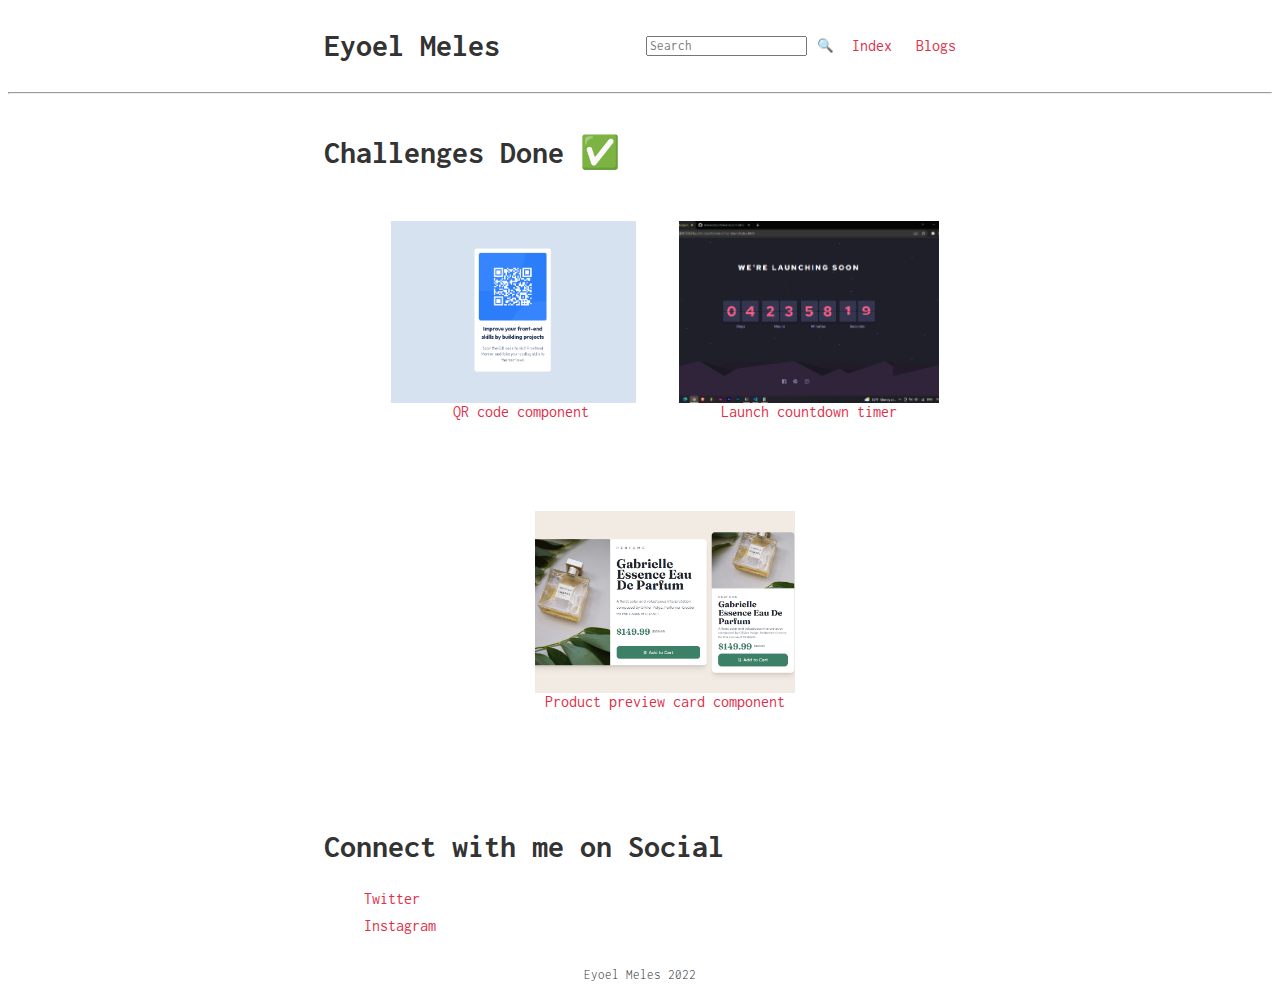
<file: index.html>
<!-- TODO -->
<!-- --- -->
<!-- 	Make sure to make it responsive before uploading to github -->

<!DOCTYPE html>
<html>
  <head>
    <title>Eyoel on FrontEnd-Metors</title>
    <link rel="stylesheet" href="./style.css" type="text/css" />
    <script defer src="./script.js"></script>
  </head>
  <body>
    <nav class="container">
      <h1>Eyoel Meles</h1>
      <div class="nav-right">
        <div>
          <input name="search" id="searchinput" placeholder="Search" />
          <button onclick="handleSearch()">&#128269;</button>
        </div>
        <ul>
          <li class="nav-list"><a href="#">Index</a></li>
          <li class="nav-list"><a href="#">Blogs</a></li>
        </ul>
      </div>
    </nav>
    <hr />
    <section class="container">
      <h1>Challenges Done &#9989;</h1>
      <ul id="project-list"></ul>
    </section>
    <section class="container">
      <h1>Connect with me on Social</h1>
      <ul>
        <li><a href="https://twitter.com/joelmcmeles">Twitter</a></li>
        <li><a href="https://instagram.com/eyoel.meles">Instagram</a></li>
      </ul>
    </section>
    <footer class="container">
      <small>Eyoel Meles 2022</small>
    </footer>
  </body>
</html>
</file>
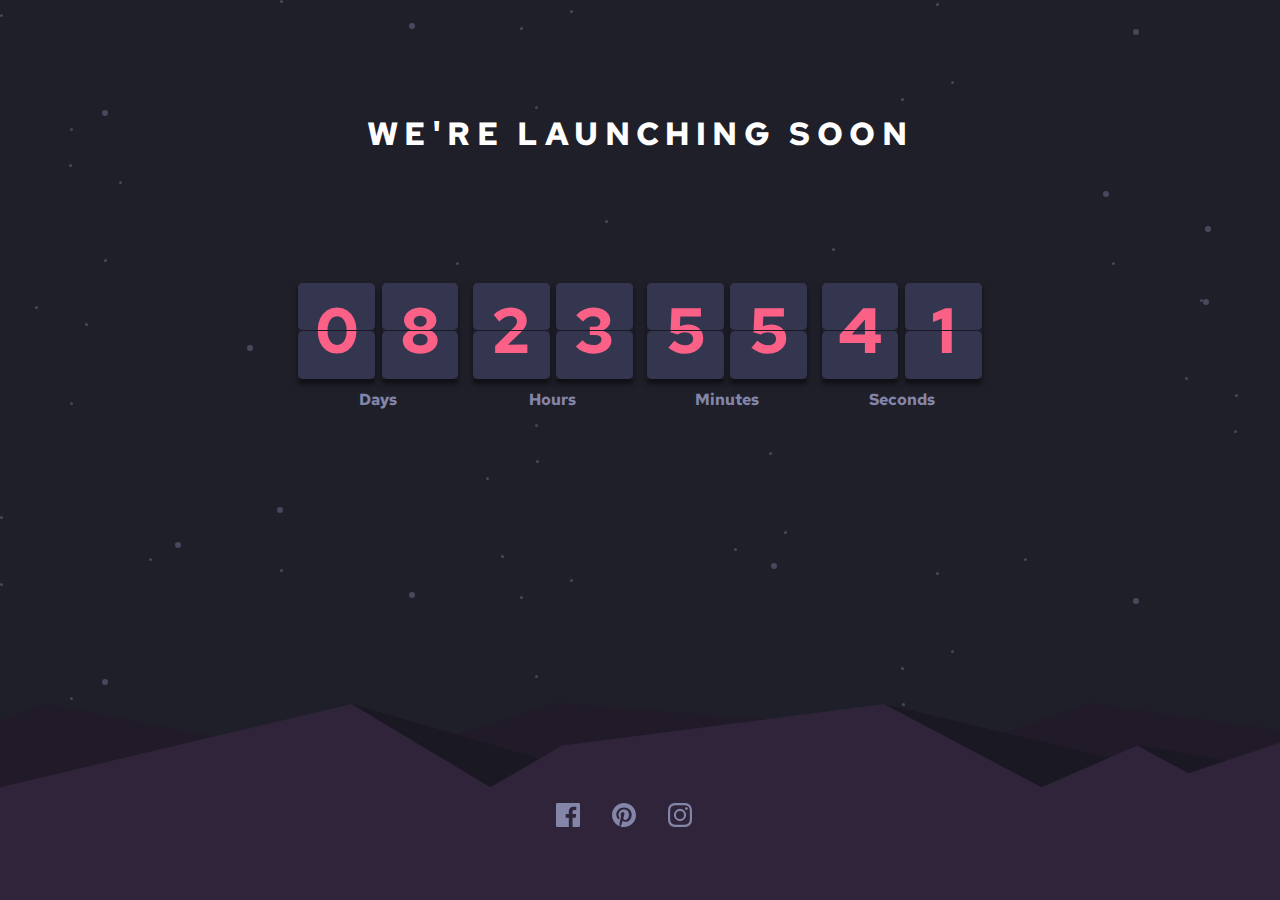
<file: launch-countdown-timer-main/index.html>
<!DOCTYPE html>
<html lang="en">
  <head>
    <meta charset="UTF-8" />
    <meta name="viewport" content="width=device-width, initial-scale=1.0" />
    <link
      rel="icon"
      type="image/png"
      sizes="32x32"
      href="./images/favicon-32x32.png"
    />

    <title>Frontend Mentor | Launch countdown timer</title>

    <link rel="preconnect" href="https://fonts.googleapis.com" />
    <link rel="preconnect" href="https://fonts.gstatic.com" crossorigin />
    <link
      href="https://fonts.googleapis.com/css2?family=Red+Hat+Text:wght@300;400;500;700&display=swap"
      rel="stylesheet"
    />
    <link rel="stylesheet" href="./style.css" />
    <script defer src="./script.js"></script>
  </head>
  <body>
    <div class="container">
      <p>We're launching soon</p>
      <div class="segments-container">
        <div class="segment">
          <div class="segments">
            <div class="flip-card" data-days-tens>
              <div class="top">0</div>
              <div class="bottom">0</div>
            </div>
            <div class="flip-card" data-days-ones>
              <div class="top">8</div>
              <div class="bottom">8</div>
            </div>
          </div>
          <h1 class="text-White">Days</h1>
        </div>

        <div class="segment">
          <div class="segments">
            <div class="flip-card" data-hours-tens>
              <div class="top">2</div>
              <div class="bottom">2</div>
            </div>
            <div class="flip-card" data-hours-ones>
              <div class="top">3</div>
              <div class="bottom">3</div>
            </div>
          </div>
          <h1 class="text-White">Hours</h1>
        </div>

        <div class="segment">
          <div class="segments">
            <div class="flip-card" data-minutes-tens>
              <div class="top">5</div>
              <div class="bottom">5</div>
            </div>
            <div class="flip-card" data-minutes-ones>
              <div class="top">5</div>
              <div class="bottom">5</div>
            </div>
          </div>
          <h1 class="text-White">Minutes</h1>
        </div>

        <div class="segment">
          <div class="segments">
            <div class="flip-card" data-seconds-tens>
              <div class="top">4</div>
              <div class="bottom">4</div>
            </div>
            <div class="flip-card" data-seconds-ones>
              <div class="top">1</div>
              <div class="bottom">1</div>
            </div>
          </div>
          <h1>Seconds</h1>
        </div>
      </div>
      <div class="footer">
        <a href="#"
          ><svg xmlns="http://www.w3.org/2000/svg" width="24" height="24">
            <path
              class="logo"
              fill="#8385A9"
              d="M22.675 0H1.325C.593 0 0 .593 0 1.325v21.351C0 23.407.593 24 1.325 24H12.82v-9.294H9.692v-3.622h3.128V8.413c0-3.1 1.893-4.788 4.659-4.788 1.325 0 2.463.099 2.795.143v3.24l-1.918.001c-1.504 0-1.795.715-1.795 1.763v2.313h3.587l-.467 3.622h-3.12V24h6.116c.73 0 1.323-.593 1.323-1.325V1.325C24 .593 23.407 0 22.675 0z"
            /></svg
        ></a>
        <a href="#"
          ><svg xmlns="http://www.w3.org/2000/svg" width="24" height="24">
            <path
              class="logo"
              fill="#8385A9"
              d="M12 0C5.373 0 0 5.372 0 12c0 5.084 3.163 9.426 7.627 11.174-.105-.949-.2-2.405.042-3.441.218-.937 1.407-5.965 1.407-5.965s-.359-.719-.359-1.782c0-1.668.967-2.914 2.171-2.914 1.023 0 1.518.769 1.518 1.69 0 1.029-.655 2.568-.994 3.995-.283 1.194.599 2.169 1.777 2.169 2.133 0 3.772-2.249 3.772-5.495 0-2.873-2.064-4.882-5.012-4.882-3.414 0-5.418 2.561-5.418 5.207 0 1.031.397 2.138.893 2.738a.36.36 0 01.083.345l-.333 1.36c-.053.22-.174.267-.402.161-1.499-.698-2.436-2.889-2.436-4.649 0-3.785 2.75-7.262 7.929-7.262 4.163 0 7.398 2.967 7.398 6.931 0 4.136-2.607 7.464-6.227 7.464-1.216 0-2.359-.631-2.75-1.378l-.748 2.853c-.271 1.043-1.002 2.35-1.492 3.146C9.57 23.812 10.763 24 12 24c6.627 0 12-5.373 12-12 0-6.628-5.373-12-12-12z"
            /></svg
        ></a>
        <a href="#"
          ><svg xmlns="http://www.w3.org/2000/svg" width="24" height="24">
            <path
              class="logo"
              fill="#8385A9"
              d="M12 2.163c3.204 0 3.584.012 4.85.07 3.252.148 4.771 1.691 4.919 4.919.058 1.265.069 1.645.069 4.849 0 3.205-.012 3.584-.069 4.849-.149 3.225-1.664 4.771-4.919 4.919-1.266.058-1.644.07-4.85.07-3.204 0-3.584-.012-4.849-.07-3.26-.149-4.771-1.699-4.919-4.92-.058-1.265-.07-1.644-.07-4.849 0-3.204.013-3.583.07-4.849.149-3.227 1.664-4.771 4.919-4.919 1.266-.057 1.645-.069 4.849-.069zM12 0C8.741 0 8.333.014 7.053.072 2.695.272.273 2.69.073 7.052.014 8.333 0 8.741 0 12c0 3.259.014 3.668.072 4.948.2 4.358 2.618 6.78 6.98 6.98C8.333 23.986 8.741 24 12 24c3.259 0 3.668-.014 4.948-.072 4.354-.2 6.782-2.618 6.979-6.98.059-1.28.073-1.689.073-4.948 0-3.259-.014-3.667-.072-4.947-.196-4.354-2.617-6.78-6.979-6.98C15.668.014 15.259 0 12 0zm0 5.838a6.162 6.162 0 100 12.324 6.162 6.162 0 000-12.324zM12 16a4 4 0 110-8 4 4 0 010 8zm6.406-11.845a1.44 1.44 0 100 2.881 1.44 1.44 0 000-2.881z"
            />
          </svg>
        </a>
      </div>
    </div>
  </body>
</html>
</file>
<file: style.css>
@import url("https://fonts.googleapis.com/css2?family=Inconsolata:wght@300;400;700&display=swap");

* {
  font-family: "Inconsolata";
  color: #333;
}

a {
  color: #e02f49;
  text-decoration: none;
}

a:hover {
  color: #61141f;
}

li {
  list-style-type: none;
  padding: 5px 0;
}

.container {
  width: 50%;
  margin: auto;
}

nav {
  display: flex;
  justify-content: space-between;
  align-items: center;
}

.nav-list {
  display: inline-block;
  margin-left: 1rem;
}

.nav-right {
  display: flex;
  align-items: center;
  justify-content: flex-end;
}

nav ul {
  padding: 0px;
}

button {
  padding: 2px;
  border-width: 0;
  background-color: transparent;
}

section {
  margin-top: 10rem;
  padding: 10px;
}

#project-list {
  display: flex;
  flex-wrap: wrap;
  align-items: center;
  justify-content: space-evenly;
}

.project-image {
  width: auto;
  height: 70%;
  margin-right: 20px;
}

.project-list {
  display: flex;
  flex-direction: column;
  width: 260px;
  height: 260px;
  overflow: hidden;
  margin-bottom: 20px;
  margin-left: 10px;
  align-items: center;
  justify-content: center;
}

.project-link {
  height: 2rem;
  text-align: center;
}

footer {
  width: 100%;
  margin-top: 5rem;
  text-align: center;
  color: gray;
  font-weight: 300;
}

@media (max-width: 600px) {
  .container {
    width: 90%;
    margin: auto;
  }
  nav {
    flex-direction: column;
  }
  .nav-right {
    flex-direction: column-reverse;
    justify-content: center;
    align-items: center;
    padding: 0px;
  }
  .nav-list {
    margin-left: 0px;
  }
  section {
    text-align: center;
  }
}
</file>
<file: launch-countdown-timer-main/style.css>
*,
*::after,
*::before {
  margin: 0;
  padding: 0;
  box-sizing: border-box;
  font-family: "Red Hat Text";
}

.container {
  gap: 1rem;
  height: 100vh;
  width: 100vw;
  display: flex;
  flex-direction: column;
  justify-content: flex-start;
  align-items: center;
  background-color: hsl(235, 16%, 14%);
  background-image: url("./images/bg-stars.svg");
}

.container > p {
  color: hsl(0, 0%, 100%);
  font-size: 2rem;
  font-weight: bold;
  text-transform: uppercase;
  letter-spacing: 0.2em;
  padding: 7rem;
  text-align: center;
}

/* ✅ */
.flip-card {
  position: relative;
  display: inline-flex;
  flex-direction: column;
  font-size: 4rem;
  box-shadow: 0px 5px 5px 0px rgba(0, 0, 0, 0.5);
}
/* 
  added .top-filp and bottom-flip div in js
  because this way we can have 4 same elements
  inside all nested inside one parent.
*/
.top,
.bottom,
.top-flip,
.bottom-flip {
  background-color: hsl(236, 21%, 26%);
  color: hsl(345, 95%, 68%);
  font-weight: bold;
  /* used em for height so it's height 
     is relative to the font-size,
     * made it .75 to reduce the height
       instead of .50 because we wanted
       a padding of .25, to give it breathing room.
  */
  height: 0.75em;
  line-height: 1;
  padding: 0.25em;
  border-radius: 0.08em;
  /* hidden the overflow so we can cut half
     of the content
  */
  overflow: hidden;
  display: flex;
  justify-content: center;
  width: 1.2em;
}

.top,
.flip-card .top-flip {
  border-bottom: 0.005em solid hsl(234, 17%, 12%);
}

.bottom,
.flip-card .bottom-flip {
  display: flex;
  align-items: flex-end;
}

.flip-card .top-flip {
  position: absolute;
  width: 100%;
  animation: flip-up 250ms ease-in;
  transform-origin: bottom;
}

.flip-card .bottom-flip {
  position: absolute;
  bottom: 0;
  width: 100%;
  transform: rotateX(90deg);
  animation: flip-bottom 250ms ease-out 250ms;
  transform-origin: top;
}

@keyframes flip-up {
  100% {
    transform: rotateX(90deg);
  }
}
@keyframes flip-bottom {
  100% {
    transform: rotateX(0deg);
  }
}

.segments-container {
  display: flex;
  gap: 0.9rem;
  align-items: center;
  justify-content: center;
}

.segments {
  display: flex;
  gap: 0.4rem;
  text-align: center;
  justify-content: center;
  align-items: center;
}

.segment {
  display: flex;
  flex-direction: column;
  justify-content: center;
  align-items: center;
}

.segment > h1 {
  font-size: 1em;
  color: #8385a9;
  margin-top: 0.6rem;
}

.footer {
  position: absolute;
  bottom: 0;
  background-image: url("./images/pattern-hills.svg");
  height: 197px;
  width: 100vw;
  object-fit: fill;
  display: flex;
  align-items: center;
  justify-content: center;
}

.footer > a {
  margin-top: 2rem;
  margin-right: 2rem;
}

.logo:hover {
  fill: hsl(345, 95%, 68%);
}
</file>
